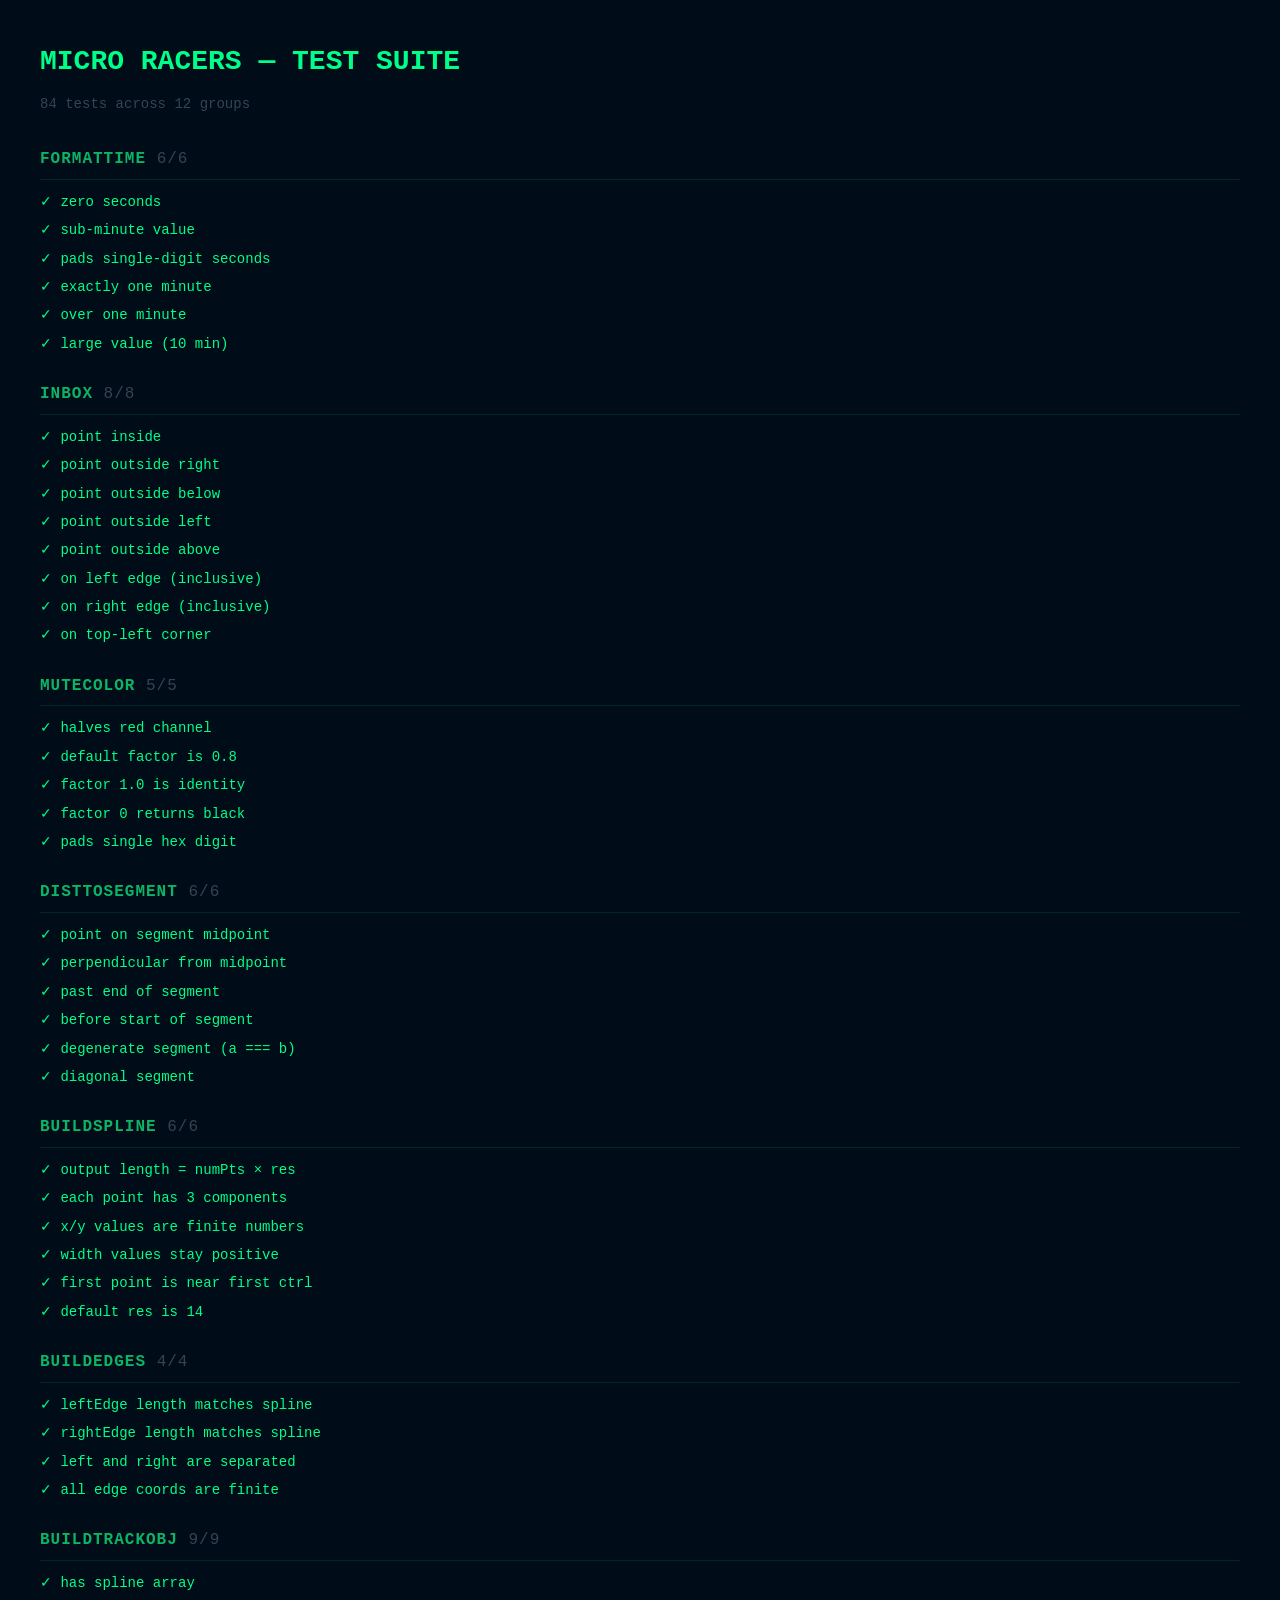
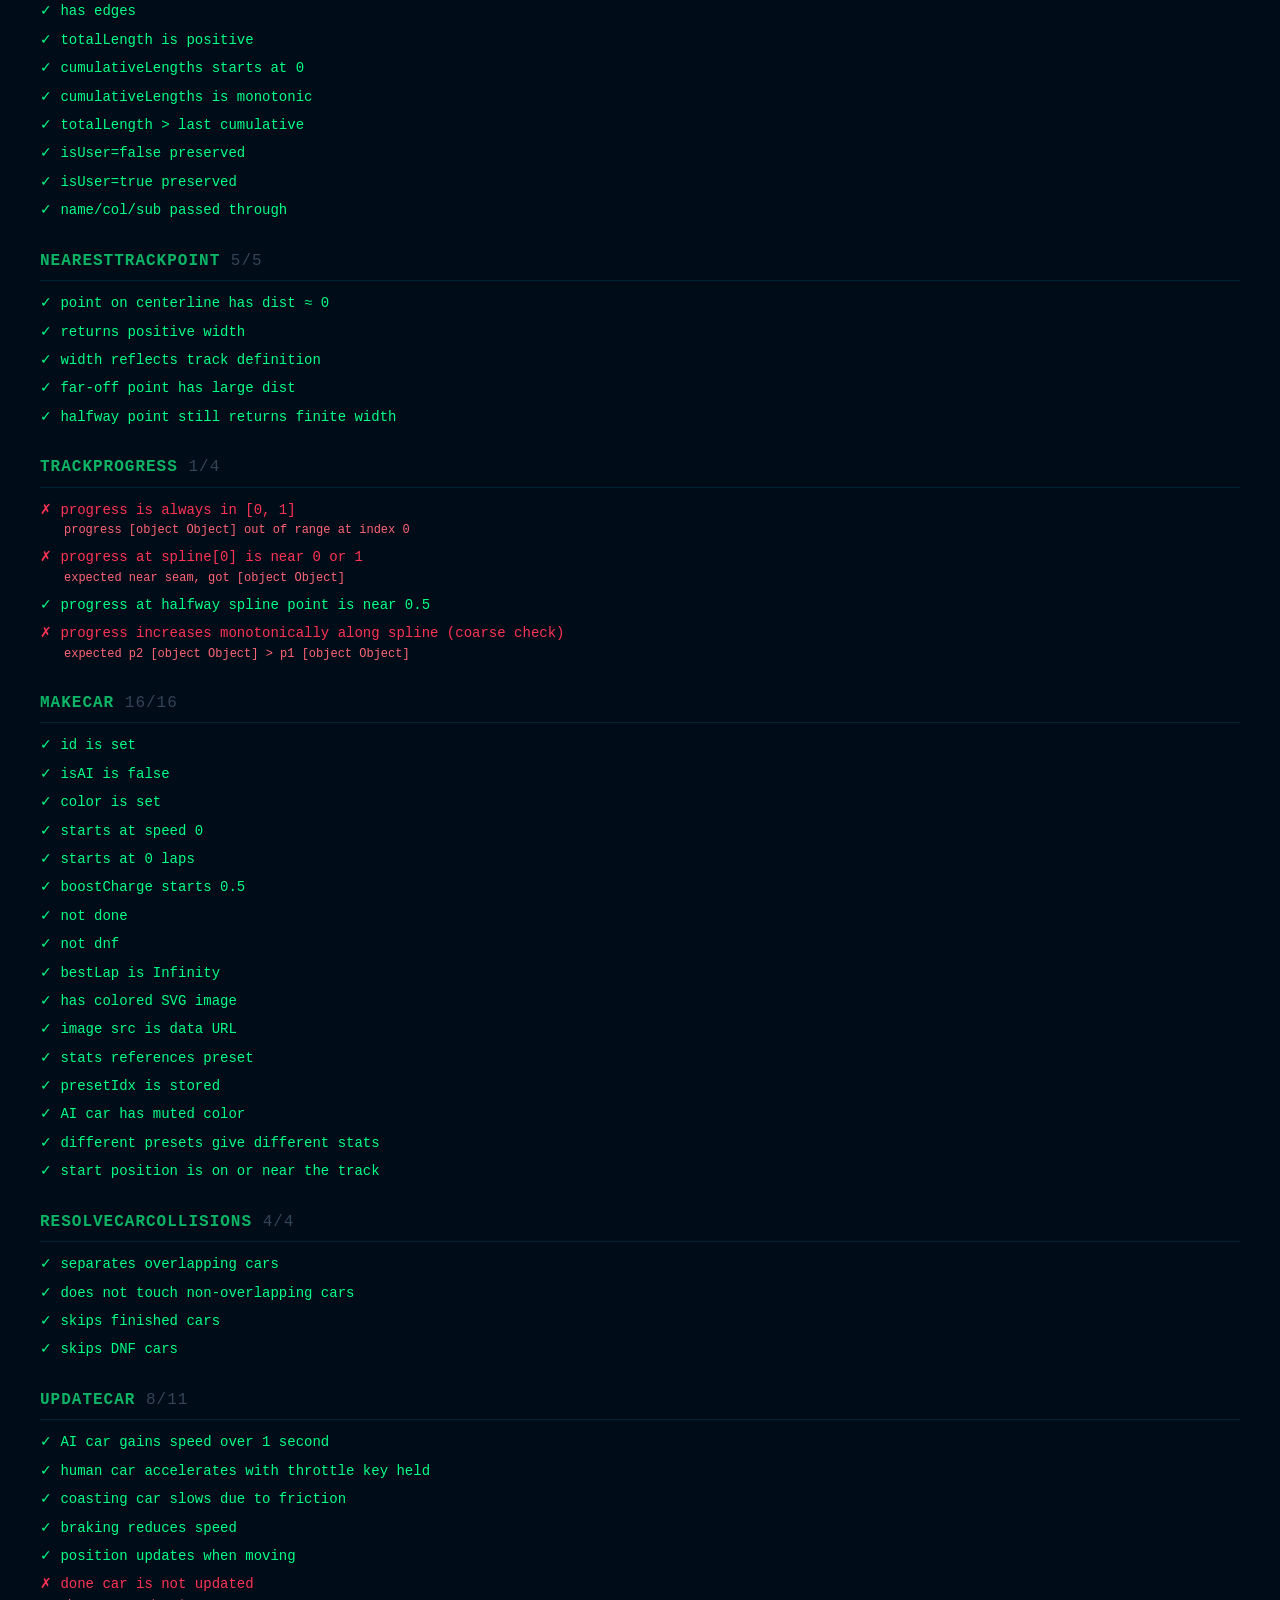
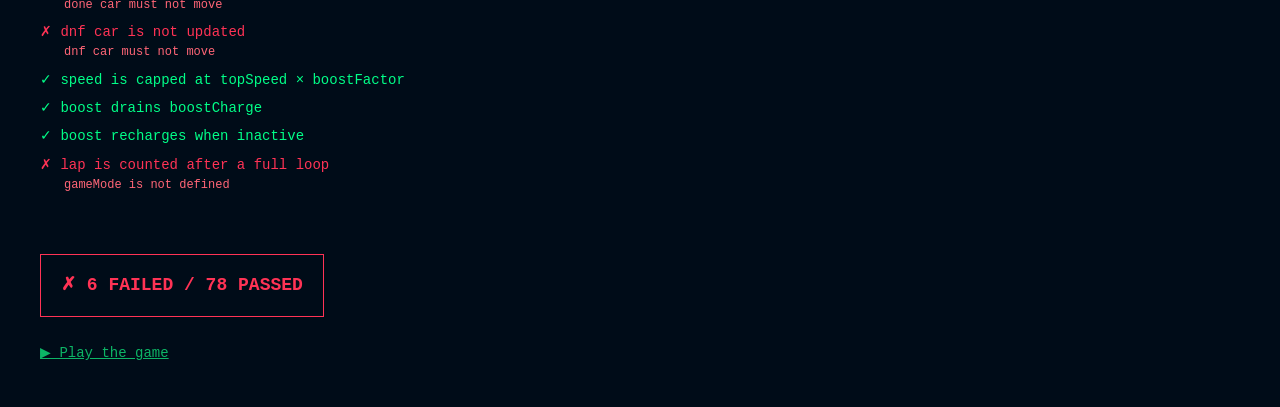
<file: tests.html>
<!DOCTYPE html>
<html lang="en">
<head>
  <meta charset="UTF-8">
  <title>MICRO RACERS — Tests</title>
  <style>
    * { box-sizing: border-box; margin: 0; padding: 0; }
    body {
      background: #000c18; color: #aaffcc;
      font-family: 'Courier New', monospace;
      padding: 40px; line-height: 1.6;
    }
    h1 { color: #00ff88; font-size: 28px; margin-bottom: 8px; }
    .subtitle { color: #334455; margin-bottom: 32px; font-size: 14px; }
    .group { margin-bottom: 24px; }
    .group-name {
      color: #0cb566; font-size: 16px; font-weight: bold;
      border-bottom: 1px solid #002530; padding-bottom: 6px; margin-bottom: 8px;
      text-transform: uppercase; letter-spacing: 1px;
    }
    .result { padding: 3px 0; font-size: 14px; }
    .pass { color: #00ff88; }
    .fail { color: #ff3355; }
    .error-msg { color: #ff6677; font-size: 12px; margin-left: 24px; }
    .summary {
      margin-top: 32px; padding: 16px 20px;
      border: 1.5px solid; font-size: 18px; font-weight: bold;
      display: inline-block;
    }
    .summary.all-pass { border-color: #00ff88; color: #00ff88; }
    .summary.has-fail  { border-color: #ff3355; color: #ff3355; }
  </style>
</head>
<body>

<!-- ── MOCKS ── loaded before game files so globals exist at parse time -->
<script>
  // Minimal browser environment for headless-style testing in a real browser.
  // Only the globals actually read by geometry.js / cars.js at load time are needed.

  const canvas = document.createElement('canvas');
  const ctx    = canvas.getContext('2d');
  const W = 1600, H = 1140;
  const ISO_SCALE = 0.6;
  const BTN_DIM   = '1a';
  const COLORS    = { pc: ['#00ffff','#ff3355','#ffee00','#cc44ff'] };

  // Game-state globals used by updateCar / makeCar
  let TRACKS        = [];
  let selectedTrack = 0;
  let raceTime      = 0;
  let LAPS          = 1;
  let finishOrder   = [];
  let cars          = [];

  const CONTROLS = [
    { up: 'ArrowUp', dn: 'ArrowDown', lt: 'ArrowLeft', rt: 'ArrowRight', give: 'Backspace', honk: '-',  boost: '.'  },
    { up: 'w',       dn: 's',         lt: 'a',          rt: 'd',         give: 'q',         honk: 'e',  boost: 'r'  },
    { up: 'i',       dn: 'k',         lt: 'j',          rt: 'l',         give: 'u',         honk: 'o',  boost: 'p'  },
    { up: '8',       dn: '2',         lt: '4',          rt: '6',         give: '5',         honk: '0',  boost: '*'  },
  ];
  const keys = {};

  // Stub particle/effect functions called by updateCar
  function spawnBurst() {}
  function spawnSkid()  {}
  function spawnHonk()  {}
</script>

<!-- Game files in dependency order -->
<script src="geometry.js"></script>
<script src="tracks.js"></script>

<script>
  // buildTrackObj lives in micro-racers.js; inline it here so tests don't
  // pull in the entire game state. Kept byte-for-byte identical to the source.
  function buildTrackObj(def, isUser) {
    const spline = buildSpline(def.pts, 14);
    const edges  = buildEdges(spline);
    const cumulativeLengths = [0];
    for (let i = 1; i < spline.length; i++)
      cumulativeLengths.push(cumulativeLengths[i - 1] +
        Math.hypot(spline[i][0] - spline[i-1][0], spline[i][1] - spline[i-1][1]));
    const totalLength = cumulativeLengths[cumulativeLengths.length - 1] +
      Math.hypot(spline[0][0] - spline[spline.length-1][0], spline[0][1] - spline[spline.length-1][1]);
    return { ...def, spline, edges, cumulativeLengths, totalLength, isUser: !!isUser };
  }

  // Build the real track objects now that geometry functions are available
  TRACKS = TRACK_DEFS.map(def => buildTrackObj(def, false));
</script>

<script src="cars.js"></script>

<!-- ── TEST HARNESS ── -->
<script>
  const _results = [];
  let   _group   = '';

  function group(name) { _group = name; }

  function test(name, fn) {
    try {
      fn();
      _results.push({ group: _group, name, passed: true });
    } catch (e) {
      _results.push({ group: _group, name, passed: false, error: e.message });
    }
  }

  function assert(cond, msg) {
    if (!cond) throw new Error(msg || 'assertion failed');
  }
  function assertEqual(a, b, msg) {
    if (a !== b) throw new Error(msg || `expected ${JSON.stringify(b)}, got ${JSON.stringify(a)}`);
  }
  function assertApprox(a, b, tol = 0.01, msg) {
    if (Math.abs(a - b) > tol)
      throw new Error(msg || `expected ${a} ≈ ${b}  (tolerance ±${tol})`);
  }
</script>

<!-- ── TESTS ── -->
<script>

// ── formatTime ────────────────────────────────────
group('formatTime');

test('zero seconds',              () => assertEqual(formatTime(0),    '0:00.00'));
test('sub-minute value',          () => assertEqual(formatTime(3.14), '0:03.14'));
test('pads single-digit seconds', () => assertEqual(formatTime(5),    '0:05.00'));
test('exactly one minute',        () => assertEqual(formatTime(60),   '1:00.00'));
test('over one minute',           () => assertEqual(formatTime(61.5), '1:01.50'));
test('large value (10 min)',      () => assertEqual(formatTime(600),  '10:00.00'));


// ── inBox ─────────────────────────────────────────
group('inBox');

test('point inside',          () => assert( inBox(50,  50,  0, 0, 100, 100)));
test('point outside right',   () => assert(!inBox(150, 50,  0, 0, 100, 100)));
test('point outside below',   () => assert(!inBox(50,  150, 0, 0, 100, 100)));
test('point outside left',    () => assert(!inBox(-1,  50,  0, 0, 100, 100)));
test('point outside above',   () => assert(!inBox(50,  -1,  0, 0, 100, 100)));
test('on left edge (inclusive)',  () => assert( inBox(0,   50, 0, 0, 100, 100)));
test('on right edge (inclusive)', () => assert( inBox(100, 50, 0, 0, 100, 100)));
test('on top-left corner',        () => assert( inBox(0,   0,  0, 0, 100, 100)));


// ── muteColor ─────────────────────────────────────
group('muteColor');

test('halves red channel',        () => assertEqual(muteColor('#ff0000', 0.5), '#800000'));
test('default factor is 0.8',     () => assertEqual(muteColor('#ffffff'),      '#cccccc'));
test('factor 1.0 is identity',    () => assertEqual(muteColor('#00ff88', 1.0), '#00ff88'));
test('factor 0 returns black',    () => assertEqual(muteColor('#ffffff', 0),   '#000000'));
test('pads single hex digit',     () => {
  // Math.round(16 * 0.5) = 8 → '08', not '8'
  assertEqual(muteColor('#100000', 0.5), '#080000');
});


// ── distToSegment ─────────────────────────────────
group('distToSegment');

test('point on segment midpoint',    () => assertApprox(distToSegment(0, 0, -1, 0, 1, 0), 0));
test('perpendicular from midpoint',  () => assertApprox(distToSegment(0, 1, -1, 0, 1, 0), 1));
test('past end of segment',          () => assertApprox(distToSegment(2, 0, -1, 0, 1, 0), 1));
test('before start of segment',      () => assertApprox(distToSegment(-2, 0, -1, 0, 1, 0), 1));
test('degenerate segment (a === b)', () => assertApprox(distToSegment(3, 4, 0, 0, 0, 0), 5));
test('diagonal segment',             () => {
  // Point (0,1) to segment (0,0)→(1,1): nearest point is (0.5,0.5), dist = √0.5
  assertApprox(distToSegment(0, 1, 0, 0, 1, 1), Math.sqrt(0.5), 0.001);
});


// ── buildSpline ───────────────────────────────────
group('buildSpline');

const SQ_PTS = [[0,0,80],[200,0,80],[200,200,80],[0,200,80]];
const spline14 = buildSpline(SQ_PTS, 14);

test('output length = numPts × res',    () => assertEqual(spline14.length, SQ_PTS.length * 14));
test('each point has 3 components',     () => assert(spline14.every(p => p.length === 3)));
test('x/y values are finite numbers',   () => assert(spline14.every(p => isFinite(p[0]) && isFinite(p[1]))));
test('width values stay positive',      () => assert(spline14.every(p => p[2] > 0)));
test('first point is near first ctrl',  () => {
  assertApprox(spline14[0][0], 0,   8);
  assertApprox(spline14[0][1], 0,   8);
});
test('default res is 14', () => {
  const s = buildSpline(SQ_PTS);
  assertEqual(s.length, SQ_PTS.length * 14);
});


// ── buildEdges ────────────────────────────────────
group('buildEdges');

const edges14 = buildEdges(spline14);

test('leftEdge length matches spline',   () => assertEqual(edges14.leftEdge.length,  spline14.length));
test('rightEdge length matches spline',  () => assertEqual(edges14.rightEdge.length, spline14.length));
test('left and right are separated',     () => {
  // At each point, edges should be ~width apart (width=80, so ~40 each side)
  const l = edges14.leftEdge[0], r = edges14.rightEdge[0];
  assert(Math.hypot(l[0] - r[0], l[1] - r[1]) > 10, 'edges should not collapse');
});
test('all edge coords are finite', () => {
  const all = [...edges14.leftEdge, ...edges14.rightEdge];
  assert(all.every(p => isFinite(p[0]) && isFinite(p[1])));
});


// ── buildTrackObj ─────────────────────────────────
group('buildTrackObj');

const testDef = { name: 'TEST', sub: 'X', col: '#00ff88', pts: SQ_PTS };
const trackObj = buildTrackObj(testDef, false);

test('has spline array',                   () => assert(Array.isArray(trackObj.spline) && trackObj.spline.length > 0));
test('has edges',                          () => assert(trackObj.edges && Array.isArray(trackObj.edges.leftEdge)));
test('totalLength is positive',            () => assert(trackObj.totalLength > 0));
test('cumulativeLengths starts at 0',      () => assertEqual(trackObj.cumulativeLengths[0], 0));
test('cumulativeLengths is monotonic',     () => {
  const cl = trackObj.cumulativeLengths;
  assert(cl.every((v, i) => i === 0 || v >= cl[i - 1]));
});
test('totalLength > last cumulative',      () => {
  const cl = trackObj.cumulativeLengths;
  assert(trackObj.totalLength > cl[cl.length - 1]);
});
test('isUser=false preserved',             () => assertEqual(trackObj.isUser, false));
test('isUser=true preserved',              () => assertEqual(buildTrackObj(testDef, true).isUser, true));
test('name/col/sub passed through',        () => {
  assertEqual(trackObj.name, 'TEST');
  assertEqual(trackObj.col,  '#00ff88');
});


// ── nearestTrackPoint ─────────────────────────────
group('nearestTrackPoint');

const track0 = TRACKS[0];
const splineMid = track0.spline[Math.floor(track0.spline.length / 2)];

test('point on centerline has dist ≈ 0', () => {
  const { dist } = nearestTrackPoint(track0.spline[0][0], track0.spline[0][1], track0);
  assertApprox(dist, 0, 5);
});
test('returns positive width',           () => {
  const { width } = nearestTrackPoint(track0.spline[0][0], track0.spline[0][1], track0);
  assert(width > 0, `width should be positive, got ${width}`);
});
test('width reflects track definition',  () => {
  const { width } = nearestTrackPoint(track0.spline[0][0], track0.spline[0][1], track0);
  assert(width > 40 && width < 300, `width ${width} out of typical range`);
});
test('far-off point has large dist',     () => {
  const { dist } = nearestTrackPoint(-9999, -9999, track0);
  assert(dist > 500, `expected large dist, got ${dist}`);
});
test('halfway point still returns finite width', () => {
  const { dist, width } = nearestTrackPoint(splineMid[0], splineMid[1], track0);
  assert(isFinite(dist) && isFinite(width));
});


// ── trackProgress ─────────────────────────────────
group('trackProgress');

test('progress is always in [0, 1]', () => {
  // Sample every 10th spline point across the entire track
  for (let i = 0; i < track0.spline.length; i += 10) {
    const p = trackProgress(track0.spline[i][0], track0.spline[i][1], track0);
    assert(p >= 0 && p <= 1, `progress ${p} out of range at index ${i}`);
  }
});
test('progress at spline[0] is near 0 or 1', () => {
  const p = trackProgress(track0.spline[0][0], track0.spline[0][1], track0);
  assert(p < 0.05 || p > 0.95, `expected near seam, got ${p}`);
});
test('progress at halfway spline point is near 0.5', () => {
  const midIdx = Math.floor(track0.spline.length / 2);
  const p = trackProgress(track0.spline[midIdx][0], track0.spline[midIdx][1], track0);
  assertApprox(p, 0.5, 0.12);
});
test('progress increases monotonically along spline (coarse check)', () => {
  // Sample a quarter-arc — progress should increase
  const quarter = Math.floor(track0.spline.length / 4);
  const p1 = trackProgress(track0.spline[5][0],         track0.spline[5][1],         track0);
  const p2 = trackProgress(track0.spline[quarter][0],   track0.spline[quarter][1],   track0);
  assert(p2 > p1, `expected p2 ${p2} > p1 ${p1}`);
});


// ── makeCar ───────────────────────────────────────
group('makeCar');

const testCar = makeCar(0, false, '#00ffff', 0);

test('id is set',               () => assertEqual(testCar.id, 0));
test('isAI is false',           () => assertEqual(testCar.isAI, false));
test('color is set',            () => assertEqual(testCar.color, '#00ffff'));
test('starts at speed 0',       () => assertEqual(testCar.speed, 0));
test('starts at 0 laps',        () => assertEqual(testCar.laps, 0));
test('boostCharge starts 0.5',  () => assertEqual(testCar.boostCharge, 0.5));
test('not done',                () => assertEqual(testCar.done, false));
test('not dnf',                 () => assertEqual(testCar.dnf, false));
test('bestLap is Infinity',     () => assertEqual(testCar.bestLap, Infinity));
test('has colored SVG image',   () => assert(testCar.img instanceof Image));
test('image src is data URL',   () => assert(testCar.img.src.startsWith('data:image/svg+xml')));
test('stats references preset', () => assert(testCar.stats === CAR_PRESETS[0]));
test('presetIdx is stored',     () => assertEqual(testCar.presetIdx, 0));
test('AI car has muted color',  () => {
  const ai = makeCar(1, true, muteColor(COLORS.pc[1]), 0);
  assertEqual(ai.isAI, true);
});
test('different presets give different stats', () => {
  const c0 = makeCar(0, true, '#fff', 0);
  const c1 = makeCar(0, true, '#fff', 1);
  assert(c0.stats !== c1.stats, 'presets should differ');
});
test('start position is on or near the track', () => {
  const { dist, width } = nearestTrackPoint(testCar.x, testCar.y, track0);
  assert(dist < width, `car starts ${dist}px from center, track width ${width}`);
});


// ── resolveCarCollisions ──────────────────────────
group('resolveCarCollisions');

test('separates overlapping cars', () => {
  const a = makeCar(0, true, '#00ffff', 0);
  const b = makeCar(1, true, '#ff3355', 0);
  b.x = a.x + 5; b.y = a.y;  // place within CAR_RADIUS*2 (=28)
  const distBefore = Math.hypot(b.x - a.x, b.y - a.y);
  cars = [a, b];
  resolveCarCollisions();
  const distAfter = Math.hypot(b.x - a.x, b.y - a.y);
  assert(distAfter > distBefore, `dist should increase: ${distBefore} → ${distAfter}`);
});

test('does not touch non-overlapping cars', () => {
  const a = makeCar(0, true, '#00ffff', 0);
  const b = makeCar(1, true, '#ff3355', 0);
  b.x = a.x + 200; b.y = a.y;  // far apart
  const bxBefore = b.x;
  cars = [a, b];
  resolveCarCollisions();
  assertEqual(b.x, bxBefore);
});

test('skips finished cars', () => {
  const a = makeCar(0, true, '#00ffff', 0);
  const b = makeCar(1, true, '#ff3355', 0);
  a.done = true;
  b.x = a.x + 5; b.y = a.y;
  const bxBefore = b.x;
  cars = [a, b];
  resolveCarCollisions();
  assertEqual(b.x, bxBefore, 'b should not move when a is done');
});

test('skips DNF cars', () => {
  const a = makeCar(0, true, '#00ffff', 0);
  const b = makeCar(1, true, '#ff3355', 0);
  a.dnf = true;
  b.x = a.x + 5; b.y = a.y;
  const bxBefore = b.x;
  cars = [a, b];
  resolveCarCollisions();
  assertEqual(b.x, bxBefore, 'b should not move when a is dnf');
});


// ── updateCar — physics ───────────────────────────
group('updateCar');

test('AI car gains speed over 1 second', () => {
  const car = makeCar(0, true, '#00ffff', 0);
  updateCar(car, 1.0);
  assert(car.speed > 0, `expected speed > 0, got ${car.speed}`);
});

test('human car accelerates with throttle key held', () => {
  const car = makeCar(0, false, '#00ffff', 0);
  keys['ArrowUp'] = true;
  updateCar(car, 0.1);
  keys['ArrowUp'] = false;
  assert(car.speed > 0, `expected speed > 0, got ${car.speed}`);
});

test('coasting car slows due to friction', () => {
  const car = makeCar(0, false, '#00ffff', 0);
  car.speed = 150;
  // no keys → throttle = 0 → friction applies
  const before = car.speed;
  updateCar(car, 0.1);
  assert(car.speed < before, `friction should reduce speed from ${before}, got ${car.speed}`);
});

test('braking reduces speed', () => {
  const car = makeCar(0, false, '#00ffff', 0);
  car.speed = 100;
  keys['ArrowDown'] = true;
  updateCar(car, 0.1);
  keys['ArrowDown'] = false;
  assert(car.speed < 100, `speed should drop, got ${car.speed}`);
});

test('position updates when moving', () => {
  const car = makeCar(0, true, '#00ffff', 0);
  car.speed = 200;
  const { x, y } = car;
  updateCar(car, 0.1);
  assert(car.x !== x || car.y !== y, 'position should change');
});

test('done car is not updated', () => {
  const car = makeCar(0, true, '#00ffff', 0);
  car.done = true; car.speed = 200;
  const { x } = car;
  updateCar(car, 0.1);
  assertEqual(car.x, x, 'done car must not move');
});

test('dnf car is not updated', () => {
  const car = makeCar(0, true, '#00ffff', 0);
  car.dnf = true; car.speed = 200;
  const { x } = car;
  updateCar(car, 0.1);
  assertEqual(car.x, x, 'dnf car must not move');
});

test('speed is capped at topSpeed × boostFactor', () => {
  const car = makeCar(0, true, '#00ffff', 0);
  car.speed = 9999;
  updateCar(car, 0.1);
  const cap = car.stats.topSpeed * car.stats.boostFactor;
  assert(car.speed <= cap + 1, `speed ${car.speed} exceeds cap ${cap}`);
});

test('boost drains boostCharge', () => {
  const car = makeCar(0, false, '#00ffff', 0);
  car.boostCharge = 1;
  keys['ArrowUp'] = true;
  keys['.'] = true;  // P1 boost key
  updateCar(car, 0.5);
  keys['ArrowUp'] = false;
  keys['.'] = false;
  assert(car.boostCharge < 1, `boost should drain charge, got ${car.boostCharge}`);
});

test('boost recharges when inactive', () => {
  const car = makeCar(0, false, '#00ffff', 0);
  car.boostCharge = 0.2;
  // no keys pressed → isBoosting = false
  updateCar(car, 1.0);
  assert(car.boostCharge > 0.2, `charge should refill, got ${car.boostCharge}`);
});

test('lap is counted after a full loop', () => {
  const car = makeCar(0, true, '#00ffff', 0);
  // updateCar does `lastProgress = car.progress` then recalculates progress
  // from position, so we set car.progress here (it becomes lastProgress) and
  // move the car to a position that gives real trackProgress < 0.14.
  car.x = track0.spline[3][0];
  car.y = track0.spline[3][1];  // just ahead of the finish line
  car.progress    = 0.92;       // becomes lastProgress inside updateCar
  car.canCountLap = true;
  car.speed       = 50;
  updateCar(car, 0.001);        // tiny dt — position barely moves
  assertEqual(car.laps, 1, `expected 1 lap, got ${car.laps}`);
});

</script>

<!-- ── RENDER RESULTS ── -->
<script>
  const grouped = {};
  let totalPassed = 0, totalFailed = 0;

  _results.forEach(r => {
    if (!grouped[r.group]) grouped[r.group] = [];
    grouped[r.group].push(r);
    if (r.passed) totalPassed++; else totalFailed++;
  });

  const allPass = totalFailed === 0;

  document.body.innerHTML = `
    <h1>MICRO RACERS — TEST SUITE</h1>
    <p class="subtitle">${_results.length} tests across ${Object.keys(grouped).length} groups</p>

    ${Object.entries(grouped).map(([grp, tests]) => {
      const gPass = tests.filter(t => t.passed).length;
      return `
        <div class="group">
          <div class="group-name">${grp}  <span style="color:#334455;font-weight:normal">${gPass}/${tests.length}</span></div>
          ${tests.map(t => `
            <div class="result ${t.passed ? 'pass' : 'fail'}">
              ${t.passed ? '✓' : '✗'} ${t.name}
              ${t.error ? `<div class="error-msg">${t.error}</div>` : ''}
            </div>
          `).join('')}
        </div>
      `;
    }).join('')}

    <div class="summary ${allPass ? 'all-pass' : 'has-fail'}">
      ${allPass
        ? `✓  ALL ${totalPassed} TESTS PASSED`
        : `✗  ${totalFailed} FAILED  /  ${totalPassed} PASSED`}
    </div>
    <p style="margin-top:24px">
      <a href="index.html" style="color:#0cb566;font-size:14px">▶  Play the game</a>
    </p>
  `;
</script>

</body>
</html>
</file>
